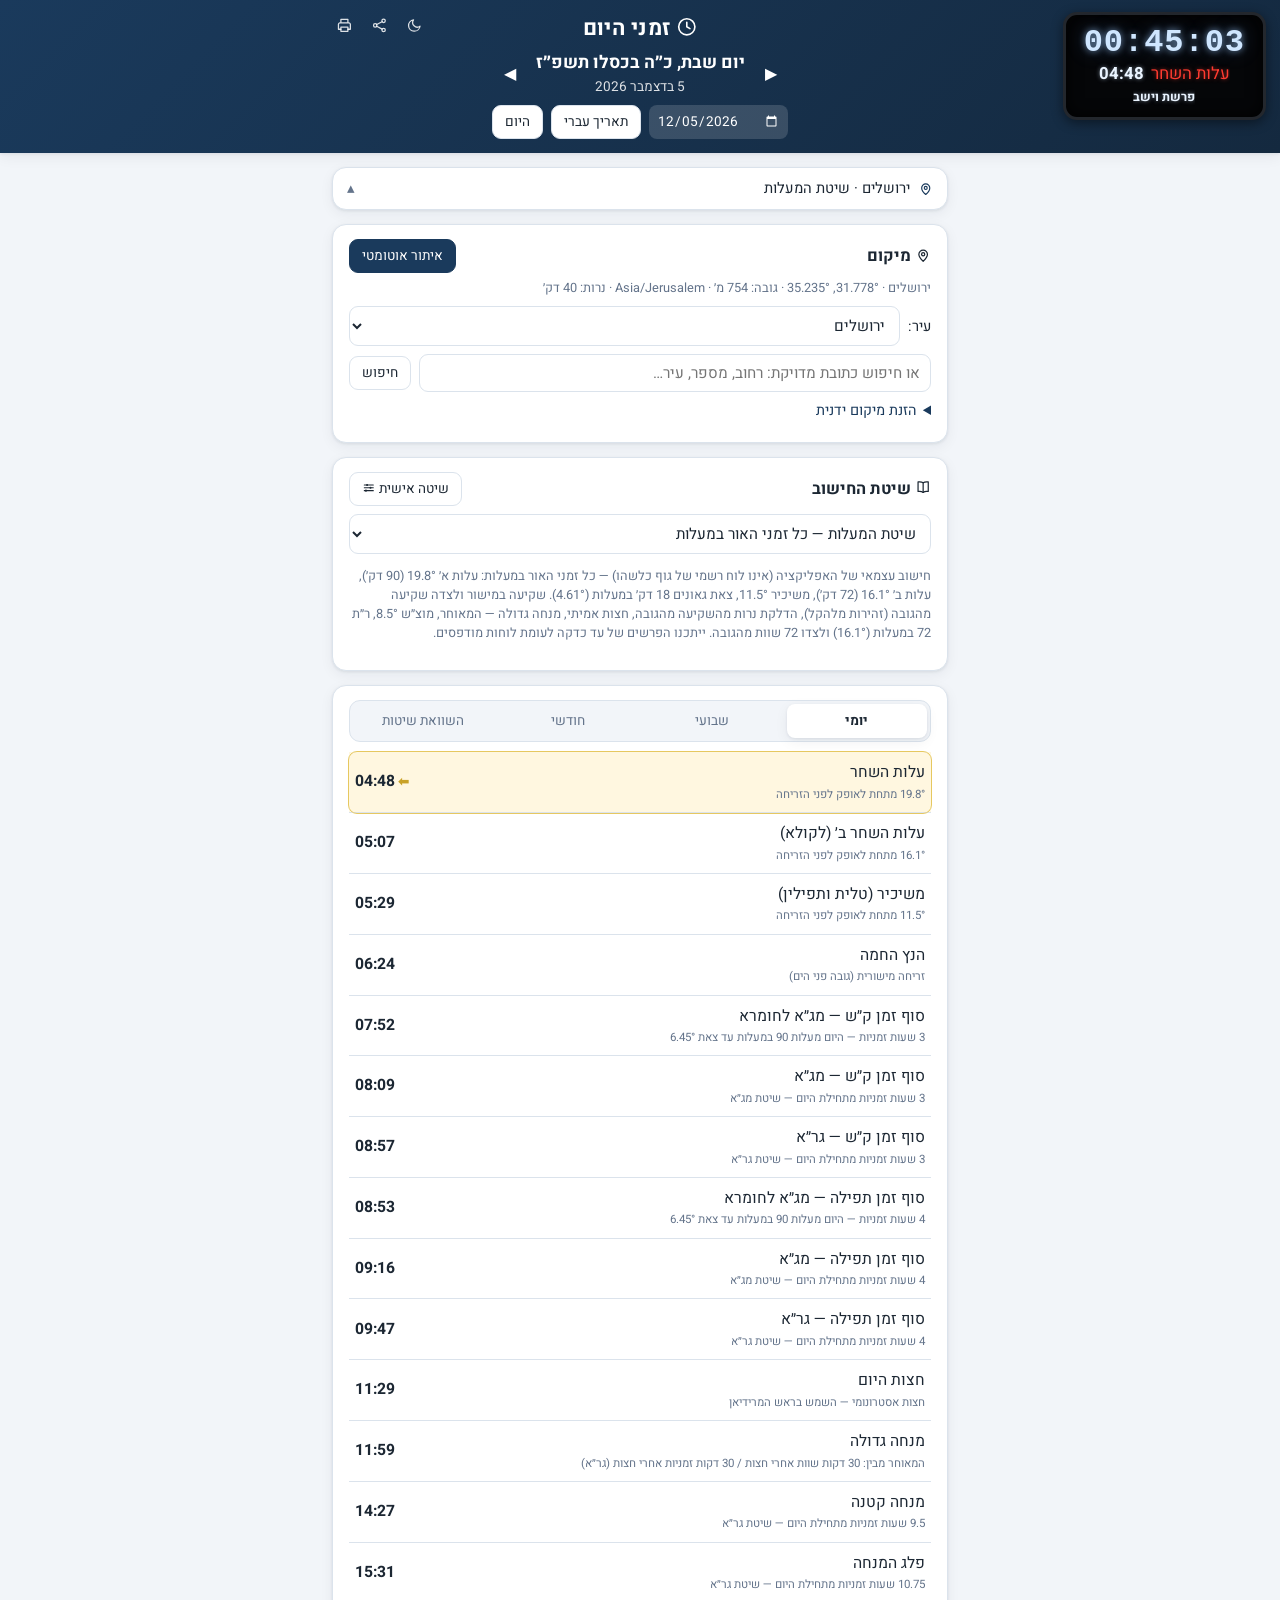
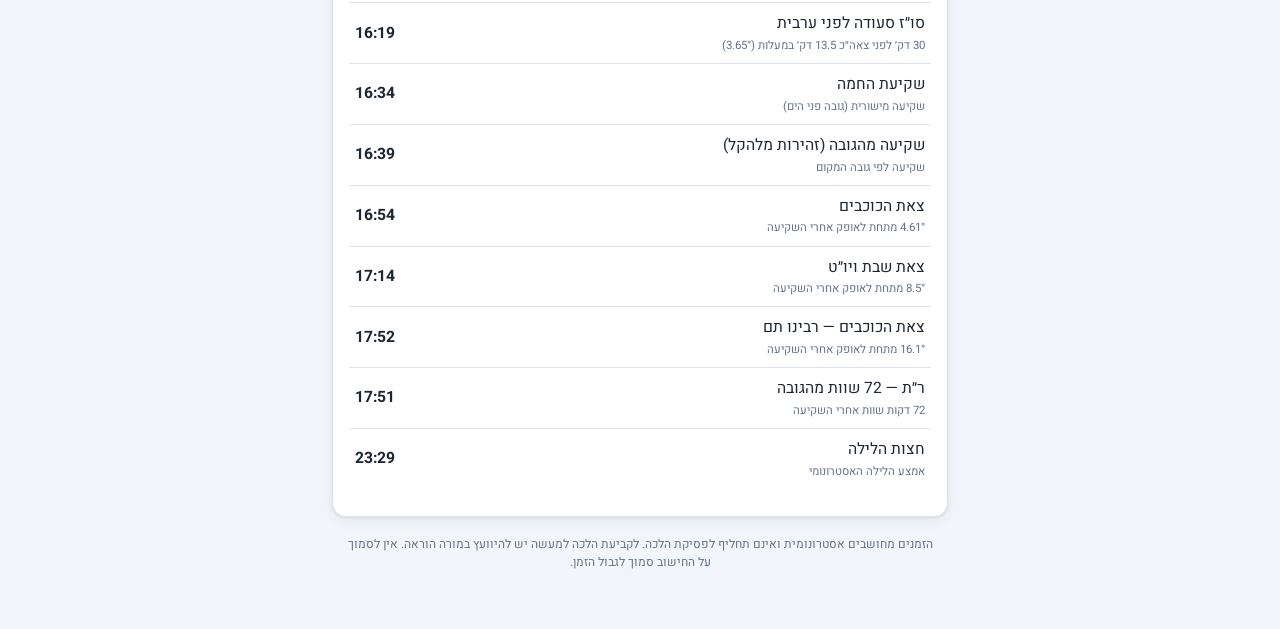
<file: index.html>
<!DOCTYPE html>
<html lang="he" dir="rtl">
<head>
  <meta charset="UTF-8">
  <meta name="viewport" content="width=device-width, initial-scale=1.0, viewport-fit=cover">
  <meta name="theme-color" content="#1a3a5c">
  <title>זמני היום בהלכה</title>
  <link rel="manifest" href="manifest.webmanifest">
  <link rel="icon" href="icon.svg" type="image/svg+xml">
  <link rel="icon" href="icons/icon-192.png" type="image/png" sizes="192x192">
  <link rel="apple-touch-icon" href="icons/apple-touch-icon.png">
  <link rel="stylesheet" href="css/style.css?v=29">
</head>
<body>
  <!-- ספריית אייקוני SVG (מוסתרת) — שימוש דרך <use href="#i-..."> -->
  <svg xmlns="http://www.w3.org/2000/svg" style="display:none" aria-hidden="true">
    <symbol id="i-clock" viewBox="0 0 24 24"><circle cx="12" cy="12" r="9"/><path d="M12 7v5l3.5 2"/></symbol>
    <symbol id="i-pin" viewBox="0 0 24 24"><path d="M12 21s-6.3-5.4-6.3-10.2A6.3 6.3 0 1 1 18.3 10.8C18.3 15.6 12 21 12 21z"/><circle cx="12" cy="10.7" r="2.3"/></symbol>
    <symbol id="i-book" viewBox="0 0 24 24"><path d="M12 5.6C10 4.1 7.5 3.9 4.5 4.3V18.4c3-.4 5.5-.2 7.5 1.3 2-1.5 4.5-1.7 7.5-1.3V4.3C16.5 3.9 14 4.1 12 5.6z"/><path d="M12 5.6v14.1"/></symbol>
    <symbol id="i-sliders" viewBox="0 0 24 24"><path d="M4 7h16M4 12h16M4 17h16"/><circle cx="9" cy="7" r="1.8" fill="currentColor" stroke="none"/><circle cx="15" cy="12" r="1.8" fill="currentColor" stroke="none"/><circle cx="7" cy="17" r="1.8" fill="currentColor" stroke="none"/></symbol>
    <symbol id="i-sunrise" viewBox="0 0 24 24"><path d="M12 8V3M9.6 5.4 12 3l2.4 2.4M4.5 12.5 3.2 11.2M19.5 12.5l1.3-1.3M3 18h18M7.5 18a4.5 4.5 0 0 1 9 0"/></symbol>
    <symbol id="i-sunset" viewBox="0 0 24 24"><path d="M12 3v5M9.6 5.6 12 8l2.4-2.4M4.5 12.5 3.2 11.2M19.5 12.5l1.3-1.3M3 18h18M7.5 18a4.5 4.5 0 0 1 9 0"/></symbol>
    <symbol id="i-candle" viewBox="0 0 24 24"><path d="M12 2.8c1.2 1.5 2 2.6 2 3.8a2 2 0 0 1-4 0c0-1.2.8-2.3 2-3.8z"/><path d="M9.7 11h4.6v10H9.7z"/></symbol>
    <symbol id="i-star" viewBox="0 0 24 24"><path d="M12 3.5l1.8 4.9 4.9 1.8-4.9 1.8L12 16.9l-1.8-4.9-4.9-1.8 4.9-1.8zM18.7 15.5l.8 2.2 2.2.8-2.2.8-.8 2.2-.8-2.2-2.2-.8 2.2-.8z"/></symbol>
    <symbol id="i-share" viewBox="0 0 24 24"><circle cx="18" cy="5.5" r="2.4"/><circle cx="6" cy="12" r="2.4"/><circle cx="18" cy="18.5" r="2.4"/><path d="M8.2 10.8l7.6-4.1M8.2 13.2l7.6 4.1"/></symbol>
    <symbol id="i-print" viewBox="0 0 24 24"><path d="M7 8V3.5h10V8M17 17.5h3.5v-7a2 2 0 0 0-2-2h-13a2 2 0 0 0-2 2v7H7"/><path d="M7 14.5h10v6H7z"/></symbol>
    <symbol id="i-theme" viewBox="0 0 24 24"><path d="M20 13.2A8.2 8.2 0 1 1 10.8 4 6.6 6.6 0 0 0 20 13.2z"/></symbol>
    <symbol id="i-calendar" viewBox="0 0 24 24"><rect x="3.5" y="5" width="17" height="15.5" rx="2"/><path d="M3.5 9.5h17M8 3v4M16 3v4"/></symbol>
  </svg>

  <header class="app-header">
    <div class="header-inner">
      <a id="back-link" class="back-link" href="/" hidden>
        <svg class="bl-ico" viewBox="0 0 24 24" fill="none" stroke="currentColor" stroke-width="2" stroke-linecap="round" stroke-linejoin="round" aria-hidden="true"><path d="M3 11.5 12 4l9 7.5"/><path d="M5.5 10.5V20h4.7v-5.5h3.6V20h4.7v-9.5"/></svg>
        <span class="bl-long">חזרה ל</span>היום יום
      </a>
      <div class="header-actions">
        <button id="btn-theme" class="icon-btn header-icon" title="מצב תצוגה: אוטומטי" aria-label="החלפת מצב תצוגה"><svg class="ico"><use href="#i-theme"/></svg></button>
        <button id="btn-share" class="icon-btn header-icon" title="שיתוף זמני היום" aria-label="שיתוף זמני היום"><svg class="ico"><use href="#i-share"/></svg></button>
        <button id="btn-print" class="icon-btn header-icon" title="הדפסה" aria-label="הדפסה"><svg class="ico"><use href="#i-print"/></svg></button>
      </div>
      <h1><svg class="ico"><use href="#i-clock"/></svg> זמני היום</h1>
      <div class="date-line">
        <button id="btn-prev-day" class="icon-btn" title="יום קודם" aria-label="יום קודם">▶</button>
        <div class="date-display">
          <div id="hebrew-date" class="hebrew-date">—</div>
          <div id="greg-date" class="greg-date">—</div>
        </div>
        <button id="btn-next-day" class="icon-btn" title="יום הבא" aria-label="יום הבא">◀</button>
      </div>
      <div class="date-tools">
        <input type="date" id="date-picker" aria-label="בחירת תאריך">
        <button id="btn-heb-date" class="small-btn" aria-expanded="false" aria-controls="hebdate-pop">תאריך עברי</button>
        <button id="btn-today" class="small-btn">היום</button>
      </div>
      <div id="hebdate-pop" class="hebdate-pop" hidden>
        <select id="heb-day" aria-label="יום עברי"></select>
        <select id="heb-month" aria-label="חודש עברי"></select>
        <select id="heb-year" aria-label="שנה עברית"></select>
        <button id="btn-heb-go" class="small-btn primary">מעבר</button>
      </div>
    </div>
    <a id="mini-dash" class="mini-dash" href="dashboard.html" title="לתצוגת הלוח המלאה">
      <span class="mini-clock" id="mini-clock">--:--:--</span>
      <span class="mini-next">
        <span class="mini-next-name" id="mini-next-name">—</span>
        <span class="mini-next-time" id="mini-next-time"></span>
      </span>
      <span class="mini-parasha" id="mini-parasha"></span>
    </a>
  </header>

  <main class="container">
    <!-- שורת סיכום הגדרות (כשהכרטיסים מכווצים) -->
    <button class="settings-summary" id="settings-summary" aria-expanded="false" aria-controls="settings-cards" hidden>
      <svg class="ico"><use href="#i-pin"/></svg>
      <span id="summary-text">—</span>
      <span class="chev" aria-hidden="true">▾</span>
    </button>

    <div id="settings-cards">
      <!-- מיקום -->
      <section class="card" id="location-card">
        <div class="card-title-row">
          <h2><svg class="ico"><use href="#i-pin"/></svg> מיקום</h2>
          <button id="btn-geolocate" class="small-btn primary">איתור אוטומטי</button>
        </div>
        <div id="location-status" class="muted small"></div>
        <div class="field-row">
          <label for="city-select">עיר:</label>
          <select id="city-select">
            <option value="">— בחירת עיר —</option>
          </select>
        </div>
        <div class="field-row">
          <input type="text" id="address-input" class="grow" placeholder="או חיפוש כתובת מדויקת: רחוב, מספר, עיר…" autocomplete="street-address">
          <button id="btn-address-search" class="small-btn">חיפוש</button>
        </div>
        <div id="address-results" class="address-results"></div>
        <details id="manual-location">
          <summary>הזנת מיקום ידנית</summary>
          <div class="field-grid">
            <label>קו רוחב <input type="number" id="input-lat" step="0.0001" min="-89.9" max="89.9"></label>
            <label>קו אורך <input type="number" id="input-lon" step="0.0001" min="-180" max="180"></label>
            <label>גובה (מ׳) <input type="number" id="input-elev" step="1" min="-430" max="9000"></label>
            <label>אזור זמן
              <select id="tz-select"></select>
            </label>
          </div>
          <button id="btn-apply-manual" class="small-btn">עדכון מיקום</button>
        </details>
      </section>

      <!-- שיטה -->
      <section class="card" id="method-card">
        <div class="card-title-row">
          <h2><svg class="ico"><use href="#i-book"/></svg> שיטת החישוב</h2>
          <button id="btn-edit-custom" class="small-btn">שיטה אישית <svg class="ico"><use href="#i-sliders"/></svg></button>
        </div>
        <div class="field-row">
          <select id="method-select" aria-label="בחירת שיטה"></select>
        </div>
        <p id="method-description" class="muted small"></p>
      </section>
    </div>

    <!-- זמנים -->
    <section class="card" id="zmanim-card">
      <h2 class="sr-only">זמני היום</h2>
      <div class="view-tabs" role="tablist" aria-label="תצוגה">
        <button class="tab active" data-view="daily" role="tab" aria-selected="true">יומי</button>
        <button class="tab" data-view="weekly" role="tab" aria-selected="false" tabindex="-1">שבועי</button>
        <button class="tab" data-view="monthly" role="tab" aria-selected="false" tabindex="-1">חודשי</button>
        <button class="tab" data-view="compare" role="tab" aria-selected="false" tabindex="-1">השוואת שיטות</button>
      </div>
      <div id="view-daily">
        <table class="zmanim-table" id="zmanim-table">
          <tbody></tbody>
        </table>
      </div>
      <div id="view-monthly" hidden>
        <div class="month-nav">
          <button id="btn-month-prev" class="small-btn" aria-label="חודש קודם">▶ הקודם</button>
          <p class="muted small" id="monthly-title"></p>
          <button id="btn-month-next" class="small-btn" aria-label="חודש הבא">הבא ◀</button>
        </div>
        <div class="table-scroll">
          <table class="month-table" id="monthly-table"></table>
        </div>
        <p class="muted small"><svg class="ico ico-accent"><use href="#i-candle"/></svg> הדלקת נרות בערבי שבתות וחגים · <svg class="ico ico-primary"><use href="#i-star"/></svg> יציאת השבת והחג · הזריחה והשקיעה לפי השיטה הנבחרת</p>
      </div>
      <div id="view-weekly" hidden>
        <div class="month-nav">
          <button id="btn-week-prev" class="small-btn" aria-label="שבוע קודם">▶ הקודם</button>
          <p class="muted small" id="weekly-title"></p>
          <button id="btn-week-next" class="small-btn" aria-label="שבוע הבא">הבא ◀</button>
        </div>
        <div class="table-scroll">
          <table class="matrix-table" id="weekly-table"></table>
        </div>
      </div>
      <div id="view-compare" hidden>
        <p class="muted small" id="compare-title"></p>
        <div class="table-scroll">
          <table class="matrix-table" id="compare-table"></table>
        </div>
        <p class="muted small compare-hint">לחיצה על תא מציגה את דרך החישוב.</p>
      </div>
      <p class="muted small" id="elevation-note"></p>
    </section>

    <p class="disclaimer">
      הזמנים מחושבים אסטרונומית ואינם תחליף לפסיקת הלכה.
      לקביעת הלכה למעשה יש להיוועץ במורה הוראה. אין לסמוך על החישוב סמוך לגבול הזמן.
    </p>
  </main>

  <!-- עורך שיטה אישית -->
  <div class="modal-backdrop" id="custom-modal" hidden>
    <div class="modal" role="dialog" aria-modal="true" aria-labelledby="custom-modal-title">
      <div class="modal-header">
        <h2 id="custom-modal-title">שיטה בהתאמה אישית</h2>
        <button id="btn-close-custom" class="icon-btn" aria-label="סגירה">✕</button>
      </div>
      <p class="muted small">בחרו כיצד לחשב כל זמן. השינויים נשמרים במכשיר.</p>
      <div id="custom-editor"></div>
      <div class="modal-footer">
        <button id="btn-save-custom" class="small-btn primary">שמירה ושימוש בשיטה</button>
        <button id="btn-reset-custom" class="small-btn">איפוס לברירת מחדל</button>
      </div>
    </div>
  </div>

  <!-- הודעת עדכון גרסה -->
  <div id="update-bar" class="update-bar" hidden>
    <span>גרסה חדשה של האפליקציה זמינה</span>
    <button id="btn-update-reload" class="small-btn primary">רענון</button>
  </div>

  <!-- הודעה קופצת קצרה -->
  <div id="toast" class="toast" role="status" hidden></div>

  <script src="js/solar.js?v=29"></script>
  <script src="js/engine.js?v=29"></script>
  <script src="js/methods.js?v=29"></script>
  <script src="js/cities.js?v=29"></script>
  <script src="js/hebrew.js?v=29"></script>
  <script src="js/parasha.js?v=29"></script>
  <script src="js/common.js?v=29"></script>
  <script src="js/app.js?v=29"></script>
</body>
</html>
</file>
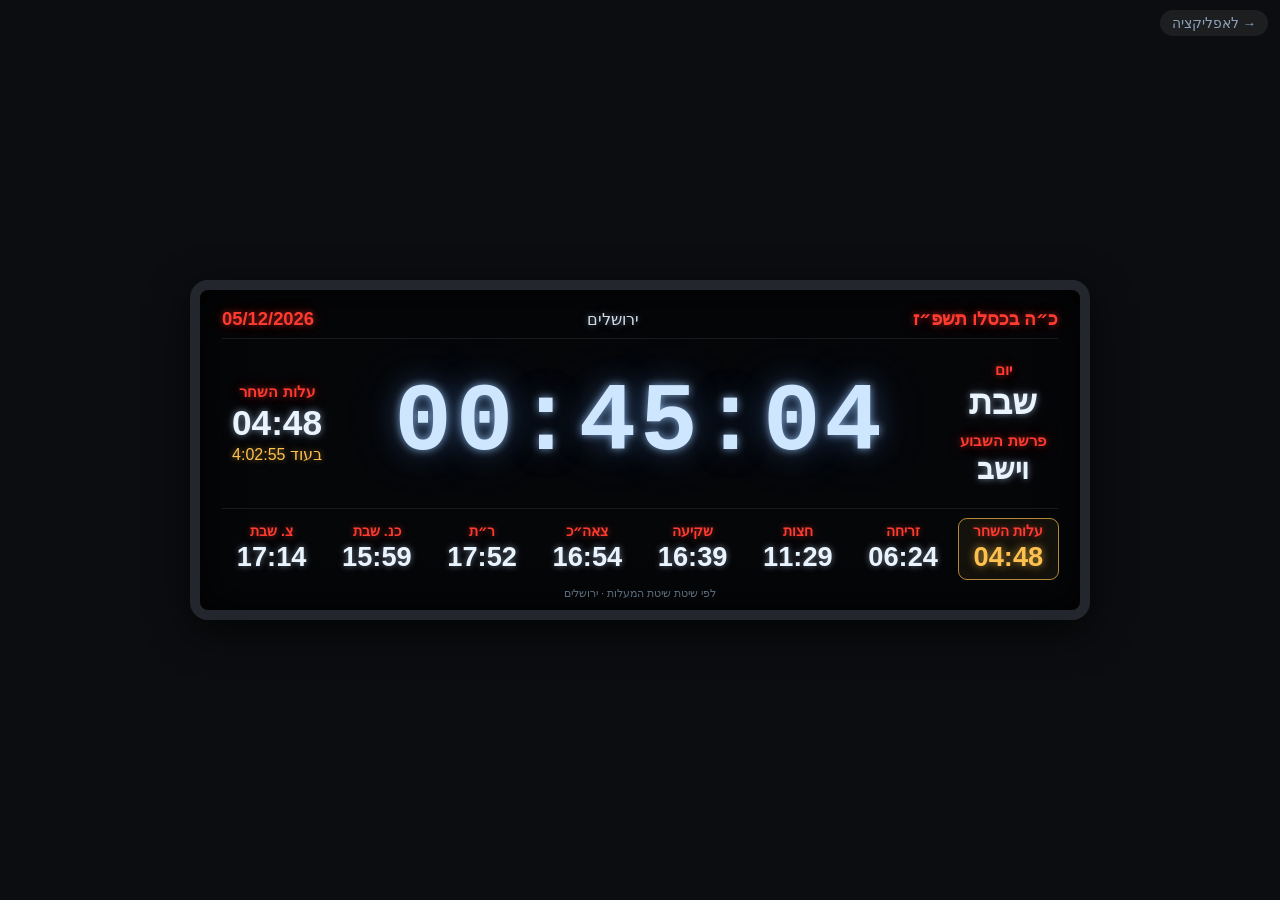
<file: dashboard.html>
<!DOCTYPE html>
<html lang="he" dir="rtl">
<head>
  <meta charset="UTF-8">
  <meta name="viewport" content="width=device-width, initial-scale=1.0, viewport-fit=cover">
  <meta name="theme-color" content="#000000">
  <title>לוח זמנים — תצוגת שעון</title>
  <link rel="manifest" href="manifest.webmanifest">
  <link rel="icon" href="icon.svg" type="image/svg+xml">
  <link rel="icon" href="icons/icon-192.png" type="image/png" sizes="192x192">
  <link rel="apple-touch-icon" href="icons/apple-touch-icon.png">
  <link rel="stylesheet" href="css/dashboard.css?v=29">
</head>
<body class="led-body">
  <a class="led-back" href="index.html">→ לאפליקציה</a>

  <div class="led-panel" id="led-panel" title="לחיצה כפולה: מסך מלא">
    <!-- שורה עליונה: תאריכים ומיקום -->
    <div class="led-row led-top">
      <div class="led-red" id="dash-hebrew-date">—</div>
      <div class="led-white led-location" id="dash-location">—</div>
      <div class="led-red led-ltr" id="dash-greg-date">—</div>
    </div>

    <!-- מרכז: יום | שעון | הזמן הבא -->
    <div class="led-row led-middle">
      <div class="led-side">
        <div class="led-red led-label">יום</div>
        <div class="led-white led-dayname" id="dash-weekday">—</div>
        <div class="led-red led-label led-parasha-label">פרשת השבוע</div>
        <div class="led-white led-parasha" id="dash-parasha">—</div>
      </div>
      <div class="led-clock" id="dash-clock">--:--:--</div>
      <div class="led-side">
        <div class="led-red led-label" id="dash-next-name">הזמן הבא</div>
        <div class="led-white led-next-time" id="dash-next-time">—</div>
        <div class="led-amber led-countdown" id="dash-next-count"></div>
      </div>
    </div>

    <!-- שורה תחתונה: זמני היום -->
    <div class="led-row led-bottom" id="dash-zmanim"></div>

    <div class="led-footer">
      <span id="dash-method" class="led-dim">—</span>
    </div>
  </div>

  <script src="js/solar.js?v=29"></script>
  <script src="js/engine.js?v=29"></script>
  <script src="js/methods.js?v=29"></script>
  <script src="js/cities.js?v=29"></script>
  <script src="js/hebrew.js?v=29"></script>
  <script src="js/parasha.js?v=29"></script>
  <script src="js/common.js?v=29"></script>
  <script src="js/dashboard.js?v=29"></script>
</body>
</html>
</file>
<file: css/style.css>
/* style.css — עיצוב אפליקציית זמני היום. Mobile-first, RTL, תמיכה במצב כהה. */

/* פונט Heebo מוטמע (וריאבילי, 100–900) — עברית אחידה בכל המכשירים, גם אופליין */
@font-face {
  font-family: 'Heebo';
  font-style: normal;
  font-weight: 100 900;
  font-display: swap;
  src: url('../fonts/heebo-hebrew.woff2') format('woff2');
  unicode-range: U+0307-0308, U+0590-05FF, U+200C-2010, U+20AA, U+25CC, U+FB1D-FB4F;
}
@font-face {
  font-family: 'Heebo';
  font-style: normal;
  font-weight: 100 900;
  font-display: swap;
  src: url('../fonts/heebo-latin.woff2') format('woff2');
  unicode-range: U+0000-00FF, U+0131, U+0152-0153, U+02BB-02BC, U+02C6, U+02DA, U+02DC, U+0304, U+0308, U+0329, U+2000-206F, U+20AC, U+2122, U+2191, U+2193, U+2212, U+2215, U+FEFF, U+FFFD;
}

:root {
  --bg: #f2f5f9;
  --card-bg: #ffffff;
  --text: #1c2733;
  --muted: #64748b;
  --primary: #1a3a5c;
  --primary-light: #2d5f94;
  --accent: #c9a227;
  --border: #dbe3ec;
  --highlight: #fff7e0;
  --highlight-border: #e6c860;
  --shadow: 0 1px 3px rgba(16, 30, 54, 0.08), 0 4px 14px rgba(16, 30, 54, 0.06);
  --radius: 14px;
}

/* פלטה כהה — חלה אוטומטית לפי המערכת (אלא אם נבחר "בהיר" ידנית),
   או בכפייה כשנבחר "כהה" במתג שבכותרת (data-theme על שורש המסמך) */
@media (prefers-color-scheme: dark) {
  :root:not([data-theme="light"]) {
    --bg: #0f1722;
    --card-bg: #1a2634;
    --text: #e6edf5;
    --muted: #8ba0b8;
    --primary: #7fb2e5;
    --primary-light: #a8ccef;
    --accent: #e3c157;
    --border: #2c3d52;
    --highlight: #2a3040;
    --highlight-border: #907c2e;
    --shadow: 0 1px 3px rgba(0, 0, 0, 0.4);
  }
}
:root[data-theme="dark"] {
  --bg: #0f1722;
  --card-bg: #1a2634;
  --text: #e6edf5;
  --muted: #8ba0b8;
  --primary: #7fb2e5;
  --primary-light: #a8ccef;
  --accent: #e3c157;
  --border: #2c3d52;
  --highlight: #2a3040;
  --highlight-border: #907c2e;
  --shadow: 0 1px 3px rgba(0, 0, 0, 0.4);
}

* { box-sizing: border-box; }

html { -webkit-text-size-adjust: 100%; }

body {
  margin: 0;
  font-family: "Heebo", "Segoe UI", "Arial Hebrew", Arial, sans-serif;
  background: var(--bg);
  color: var(--text);
  line-height: 1.5;
}

.sr-only {
  position: absolute;
  width: 1px; height: 1px;
  overflow: hidden;
  clip: rect(0 0 0 0);
}

/* ===== Header ===== */
.app-header {
  background: linear-gradient(135deg, var(--primary) 0%, #14293f 100%);
  color: #fff;
  padding: env(safe-area-inset-top) 0 14px;
  box-shadow: var(--shadow);
}

@media (prefers-color-scheme: dark) {
  :root:not([data-theme="light"]) .app-header { background: linear-gradient(135deg, #16283c 0%, #0d1826 100%); }
}
:root[data-theme="dark"] .app-header { background: linear-gradient(135deg, #16283c 0%, #0d1826 100%); }

.header-inner {
  max-width: 640px;
  margin: 0 auto;
  padding: 12px 16px 0;
  text-align: center;
  position: relative;
}

/* קישור חזרה לאתר המארח (מוצג רק תחת hayomyom.net) — בצד שמאל,
   כדי לפנות את צד ימין ללוח המוקטן */
.back-link {
  position: absolute;
  inset-inline-end: 12px;
  top: 8px;
  display: inline-flex;
  align-items: center;
  gap: 7px;
  color: #2b1f08;
  text-decoration: none;
  font-size: 0.88rem;
  font-weight: 700;
  background: linear-gradient(180deg, #dcae52, #b98a2f);
  padding: 7px 15px;
  border-radius: 999px;
  white-space: nowrap;
  box-shadow: 0 3px 10px rgba(0, 0, 0, 0.3), inset 0 1px 0 rgba(255, 255, 255, 0.35);
  transition: filter 0.15s, transform 0.12s;
}
.back-link:hover { filter: brightness(1.08); transform: translateY(-1px); }
.back-link .bl-ico { width: 16px; height: 16px; flex-shrink: 0; }
.back-link[hidden] { display: none; }
@media (max-width: 480px) {
  .back-link .bl-long { display: none; }
  .back-link { font-size: 0.84rem; padding: 6px 12px; }
}

/* ===== הלוח המוקטן בכותרת (קישור לתצוגת הלוח המלאה) ===== */
.mini-dash {
  display: flex;
  flex-direction: row;
  align-items: center;
  gap: 12px;
  width: max-content;
  margin: 10px auto 0;
  background: #050608;
  border: 3px solid #23272d;
  border-radius: 14px;
  padding: 10px 18px;
  text-decoration: none;
  box-shadow: inset 0 0 16px rgba(0, 0, 0, 0.9), 0 3px 12px rgba(0, 0, 0, 0.45);
}
.mini-dash:hover { border-color: #3a414a; }

.mini-clock {
  direction: ltr;
  font-family: Consolas, "Courier New", monospace;
  font-weight: 700;
  font-size: 2rem;
  line-height: 1.1;
  letter-spacing: 0.03em;
  font-variant-numeric: tabular-nums;
  color: #cfe6ff;
  text-shadow: 0 0 7px rgba(160, 205, 255, 0.7), 0 0 20px rgba(110, 170, 255, 0.3);
}

.mini-next {
  display: flex;
  align-items: baseline;
  gap: 7px;
  max-width: 230px;
  font-size: 1.05rem;
  line-height: 1.3;
}
.mini-next-name {
  color: #ff3b30;
  text-shadow: 0 0 4px rgba(255, 59, 48, 0.55);
  white-space: nowrap;
  overflow: hidden;
  text-overflow: ellipsis;
}
.mini-next-time {
  color: #eaf4ff;
  direction: ltr;
  font-weight: 700;
  font-variant-numeric: tabular-nums;
  text-shadow: 0 0 4px rgba(207, 230, 255, 0.5);
}

.mini-parasha {
  font-size: 0.78rem;
  font-weight: 700;
  color: #eaf4ff;
  text-shadow: 0 0 4px rgba(207, 230, 255, 0.5);
  white-space: nowrap;
  max-width: 200px;
  overflow: hidden;
  text-overflow: ellipsis;
}

/* במסכים רחבים הלוח נצמד לקצה הימני של הכותרת (מחוץ לעמודת התוכן),
   כדי שלא יסתיר את כפתורי הדפדוף שליד התאריך */
@media (min-width: 760px) {
  .app-header { position: relative; }
  .mini-dash {
    position: absolute;
    inset-inline-start: 14px;
    top: 12px;
    flex-direction: column;
    gap: 3px;
    margin: 0;
  }
}

.app-header h1 {
  margin: 0 0 6px;
  font-size: 1.35rem;
  letter-spacing: 0.02em;
}

.date-line {
  display: flex;
  align-items: center;
  justify-content: center;
  gap: 10px;
}

.hebrew-date { font-size: 1.1rem; font-weight: 700; }
.greg-date { font-size: 0.85rem; opacity: 0.85; }

.date-tools {
  margin-top: 8px;
  display: flex;
  justify-content: center;
  gap: 8px;
}

.date-tools input[type="date"] {
  border: none;
  border-radius: 8px;
  padding: 4px 8px;
  font-family: inherit;
  font-size: 0.85rem;
  background: rgba(255, 255, 255, 0.15);
  color: #fff;
  color-scheme: dark;
}

/* ===== Layout ===== */
.container {
  max-width: 640px;
  margin: 0 auto;
  padding: 14px 12px 40px;
}

.card {
  background: var(--card-bg);
  border: 1px solid var(--border);
  border-radius: var(--radius);
  box-shadow: var(--shadow);
  padding: 14px 16px;
  margin-bottom: 14px;
}

.card h2 { margin: 0 0 8px; font-size: 1.02rem; }

.card-title-row {
  display: flex;
  align-items: center;
  justify-content: space-between;
  gap: 8px;
  margin-bottom: 6px;
}
.card-title-row h2 { margin: 0; }

.field-row {
  display: flex;
  align-items: center;
  gap: 8px;
  margin: 8px 0;
}
.field-row label { font-size: 0.9rem; }
.field-row select { flex: 1; }

select, input[type="number"], input[type="text"] {
  font-family: inherit;
  font-size: 0.95rem;
  padding: 7px 10px;
  border: 1px solid var(--border);
  border-radius: 9px;
  background: var(--card-bg);
  color: var(--text);
  max-width: 100%;
}

details summary {
  cursor: pointer;
  font-size: 0.9rem;
  color: var(--primary);
  margin: 6px 0;
}

.field-grid {
  display: grid;
  grid-template-columns: 1fr 1fr;
  gap: 8px;
  margin: 8px 0;
}
.field-grid label {
  display: flex;
  flex-direction: column;
  font-size: 0.8rem;
  color: var(--muted);
  gap: 3px;
}

/* ===== Buttons ===== */
.small-btn {
  font-family: inherit;
  font-size: 0.85rem;
  padding: 6px 12px;
  border-radius: 9px;
  border: 1px solid var(--border);
  background: var(--card-bg);
  color: var(--text);
  cursor: pointer;
  white-space: nowrap;
}
.small-btn.primary {
  background: var(--primary);
  border-color: var(--primary);
  color: #fff;
}
@media (prefers-color-scheme: dark) {
  :root:not([data-theme="light"]) .small-btn.primary { background: #2d5f94; border-color: #2d5f94; }
}
:root[data-theme="dark"] .small-btn.primary { background: #2d5f94; border-color: #2d5f94; }
.small-btn:active { transform: scale(0.97); }

.icon-btn {
  font-family: inherit;
  background: none;
  border: none;
  color: inherit;
  font-size: 1rem;
  cursor: pointer;
  padding: 6px 10px;
  border-radius: 8px;
}
.icon-btn:hover { background: rgba(128, 128, 128, 0.15); }

/* ===== Zmanim table ===== */
.zmanim-table {
  width: 100%;
  border-collapse: collapse;
}

.zmanim-table td {
  padding: 9px 6px;
  border-bottom: 1px solid var(--border);
  font-size: 0.98rem;
}
.zmanim-table tr:last-child td { border-bottom: none; }

.zman-name { text-align: right; }
.zman-desc {
  display: block;
  font-size: 0.72rem;
  color: var(--muted);
  margin-top: 1px;
}

.zman-time {
  text-align: left;
  font-weight: 700;
  font-variant-numeric: tabular-nums;
  direction: ltr;
  white-space: nowrap;
}

tr.zman-next {
  background: var(--highlight);
  outline: 1px solid var(--highlight-border);
  border-radius: 8px;
}
tr.zman-next .zman-time::after {
  content: " ⬅";
  color: var(--accent);
  font-size: 0.8rem;
}

tr.zman-passed .zman-time { opacity: 0.55; font-weight: 500; }

.muted { color: var(--muted); }
.small { font-size: 0.8rem; }
.grow { flex: 1; min-width: 0; }

/* ===== לשוניות תצוגה ===== */
.view-tabs {
  display: flex;
  gap: 4px;
  background: var(--bg);
  border: 1px solid var(--border);
  border-radius: 11px;
  padding: 3px;
  margin-bottom: 10px;
}
.view-tabs .tab {
  flex: 1;
  font-family: inherit;
  font-size: 0.85rem;
  padding: 7px 4px;
  border: none;
  border-radius: 8px;
  background: none;
  color: var(--muted);
  cursor: pointer;
  white-space: nowrap;
}
.view-tabs .tab.active {
  background: var(--card-bg);
  color: var(--text);
  font-weight: 700;
  box-shadow: var(--shadow);
}

/* ===== טבלאות רחבות (שבועי / השוואה) ===== */
.table-scroll {
  overflow-x: auto;
  -webkit-overflow-scrolling: touch;
  margin: 0 -6px;
}

/* בתצוגות הטבלאות הרחבות הכרטיס נפרץ מעמודת התוכן לכל רוחב המסך,
   כדי לצמצם את הצורך בגלילה אופקית */
#zmanim-card.wide {
  width: calc(100vw - 28px);
  margin-inline-start: calc((100% - (100vw - 28px)) / 2);
}
#zmanim-card.wide .matrix-table { width: 100%; }

.matrix-table {
  border-collapse: collapse;
  min-width: 100%;
  font-size: 0.82rem;
}
.matrix-table th, .matrix-table td {
  padding: 6px 8px;
  border-bottom: 1px solid var(--border);
  white-space: nowrap;
  text-align: center;
}
.matrix-table thead th {
  font-size: 0.75rem;
  color: var(--muted);
  border-bottom: 2px solid var(--border);
  vertical-align: bottom;
}
.matrix-table .row-head {
  text-align: right;
  font-weight: 600;
  position: sticky;
  inset-inline-start: 0;
  background: var(--card-bg);
  z-index: 1;
  box-shadow: -6px 0 6px -6px rgba(0,0,0,0.25);
}
.matrix-table td.time-cell {
  font-variant-numeric: tabular-nums;
  direction: ltr;
}
.matrix-table .col-today {
  background: var(--highlight);
}
.matrix-table thead th .day-heb { display: block; font-weight: 700; color: var(--text); font-size: 0.8rem; }
.matrix-table thead th .day-greg { display: block; font-size: 0.68rem; }
.matrix-table thead th .day-parasha {
  display: block;
  font-size: 0.7rem;
  font-weight: 700;
  color: var(--primary);
}

/* ===== לוח חודשי ===== */
.month-nav {
  display: flex;
  align-items: center;
  justify-content: space-between;
  gap: 8px;
  margin-bottom: 6px;
}
.month-nav p { margin: 0; text-align: center; flex: 1; }

.m-motzash {
  display: flex;
  align-items: center;
  gap: 3px;
  line-height: 1.35;
  white-space: nowrap;
  color: var(--primary-light);
  font-weight: 700;
}

.m-parasha {
  font-size: 0.66rem;
  font-weight: 700;
  color: var(--primary);
  white-space: nowrap;
  overflow: hidden;
  text-overflow: ellipsis;
  margin-bottom: 1px;
}

.month-table {
  border-collapse: collapse;
  width: 100%;
  min-width: 588px;
  table-layout: fixed;
}
.month-table thead th {
  font-size: 0.78rem;
  color: var(--muted);
  padding: 4px 2px;
  border-bottom: 2px solid var(--border);
}
.month-table thead th:last-child { color: var(--accent); font-weight: 700; }

.mcell {
  border: 1px solid var(--border);
  vertical-align: top;
  padding: 4px 5px;
  height: 74px;
  font-size: 0.72rem;
}
.mcell-empty { background: var(--bg); }
.mcell-shabbat { background: color-mix(in srgb, var(--highlight) 45%, transparent); }
.mcell-today {
  outline: 2px solid var(--highlight-border);
  outline-offset: -2px;
  background: var(--highlight);
}

.mcell-dates {
  display: flex;
  justify-content: space-between;
  align-items: baseline;
  margin-bottom: 3px;
}
.m-heb { font-weight: 700; font-size: 0.88rem; }
.m-greg { color: var(--muted); font-size: 0.66rem; direction: ltr; }

.m-zman, .m-candles {
  display: flex;
  align-items: center;
  gap: 3px;
  line-height: 1.35;
  white-space: nowrap;
}
.m-ico { font-size: 0.62rem; }
.m-time {
  direction: ltr;
  font-variant-numeric: tabular-nums;
}
.m-candles { color: var(--accent); font-weight: 700; }
.m-chag {
  font-size: 0.6rem;
  color: var(--accent);
  white-space: nowrap;
  overflow: hidden;
  text-overflow: ellipsis;
}

/* ===== תוצאות חיפוש כתובת ===== */
.address-results { margin-top: 4px; }
.address-results .addr-item {
  display: block;
  width: 100%;
  text-align: right;
  font-family: inherit;
  font-size: 0.85rem;
  padding: 8px 10px;
  margin: 4px 0;
  border: 1px solid var(--border);
  border-radius: 9px;
  background: var(--bg);
  color: var(--text);
  cursor: pointer;
}
.address-results .addr-item:hover { border-color: var(--primary); }
.address-results .addr-note {
  font-size: 0.78rem;
  color: var(--muted);
  margin: 4px 0;
}

.disclaimer {
  font-size: 0.75rem;
  color: var(--muted);
  text-align: center;
  margin: 18px 10px;
}

/* ===== Modal ===== */
.modal-backdrop[hidden] { display: none; }

.modal-backdrop {
  position: fixed;
  inset: 0;
  background: rgba(10, 20, 35, 0.55);
  display: flex;
  align-items: center;
  justify-content: center;
  z-index: 50;
  padding: 12px;
}

.modal {
  background: var(--card-bg);
  border-radius: var(--radius);
  max-width: 560px;
  width: 100%;
  max-height: 88vh;
  overflow-y: auto;
  padding: 16px 18px;
  box-shadow: 0 10px 40px rgba(0, 0, 0, 0.35);
}

.modal-header {
  display: flex;
  justify-content: space-between;
  align-items: center;
}
.modal-header h2 { margin: 0; font-size: 1.1rem; }

.modal-footer {
  display: flex;
  gap: 10px;
  margin-top: 14px;
  justify-content: flex-start;
}

.custom-row {
  display: flex;
  flex-direction: column;
  gap: 4px;
  padding: 8px 0;
  border-bottom: 1px solid var(--border);
}
.custom-row label { font-size: 0.88rem; font-weight: 600; }
.custom-row select { width: 100%; }

@media (min-width: 480px) {
  .custom-row {
    flex-direction: row;
    align-items: center;
    justify-content: space-between;
  }
  .custom-row label { flex: 0 0 40%; }
  .custom-row select { flex: 1; width: auto; }
}

/* ===== אייקוני SVG ===== */
.ico {
  width: 1em;
  height: 1em;
  vertical-align: -0.12em;
  fill: none;
  stroke: currentColor;
  stroke-width: 1.8;
  stroke-linecap: round;
  stroke-linejoin: round;
  flex-shrink: 0;
}
.ico-accent { color: var(--accent); }
.ico-primary { color: var(--primary); }

svg.m-ico {
  width: 0.72rem;
  height: 0.72rem;
  fill: none;
  stroke: currentColor;
  stroke-width: 2;
  stroke-linecap: round;
  stroke-linejoin: round;
  flex-shrink: 0;
}
.m-zman svg.m-ico { color: var(--muted); }

/* ===== כפתורי הפעולה בכותרת (מצב תצוגה, שיתוף, הדפסה) ===== */
.header-actions {
  position: absolute;
  inset-inline-end: 8px;
  top: 8px;
  display: flex;
  gap: 2px;
}
.header-icon {
  color: rgba(255, 255, 255, 0.85);
  font-size: 1.05rem;
  padding: 6px 8px;
}
.header-icon:hover { color: #fff; }
/* כשמוצג קישור החזרה — הכפתורים זזים הצידה כדי לא לחפוף אותו */
.back-link:not([hidden]) ~ .header-actions { inset-inline-end: 168px; }
@media (max-width: 480px) {
  .back-link:not([hidden]) ~ .header-actions { inset-inline-end: 110px; }
}

/* ===== שורת סיכום ההגדרות (מיקום + שיטה, מכווץ) ===== */
.settings-summary {
  display: flex;
  align-items: center;
  gap: 8px;
  width: 100%;
  font-family: inherit;
  font-size: 0.92rem;
  color: var(--text);
  background: var(--card-bg);
  border: 1px solid var(--border);
  border-radius: var(--radius);
  box-shadow: var(--shadow);
  padding: 10px 14px;
  margin-bottom: 14px;
  cursor: pointer;
  text-align: right;
}
.settings-summary .ico { color: var(--primary); font-size: 1.05em; }
.settings-summary #summary-text {
  flex: 1;
  overflow: hidden;
  white-space: nowrap;
  text-overflow: ellipsis;
}
.settings-summary .chev { color: var(--muted); }
.settings-summary[hidden] { display: none; }

/* ===== קופץ בחירת תאריך עברי ===== */
.hebdate-pop {
  display: flex;
  justify-content: center;
  align-items: center;
  gap: 6px;
  flex-wrap: wrap;
  margin-top: 8px;
}
.hebdate-pop[hidden] { display: none; }
.hebdate-pop select {
  font-size: 0.85rem;
  padding: 4px 6px;
  border: none;
  border-radius: 8px;
  background: rgba(255, 255, 255, 0.15);
  color: #fff;
}
.hebdate-pop select option { color: #1c2733; }

/* ===== פס עדכון גרסה ===== */
.update-bar {
  position: fixed;
  bottom: 12px;
  left: 50%;
  transform: translateX(-50%);
  display: flex;
  align-items: center;
  gap: 12px;
  background: var(--primary);
  color: #fff;
  font-size: 0.88rem;
  padding: 10px 16px;
  border-radius: 999px;
  box-shadow: 0 4px 18px rgba(0, 0, 0, 0.35);
  z-index: 60;
  white-space: nowrap;
}
.update-bar[hidden] { display: none; }
.update-bar .small-btn.primary {
  background: #fff;
  color: var(--primary);
  border-color: #fff;
}

/* ===== הודעה קופצת (Toast) ===== */
.toast {
  position: fixed;
  bottom: 16px;
  left: 50%;
  transform: translateX(-50%);
  max-width: min(92vw, 480px);
  background: var(--text);
  color: var(--bg);
  font-size: 0.85rem;
  padding: 10px 16px;
  border-radius: 11px;
  box-shadow: 0 4px 18px rgba(0, 0, 0, 0.35);
  z-index: 70;
  text-align: center;
}
.toast[hidden] { display: none; }

.compare-hint { text-align: center; }
@media (hover: hover) and (pointer: fine) {
  .compare-hint { display: none; } /* בעכבר יש tooltip — ההנחיה מיותרת */
}

/* ===== הדפסה — לוח נקי בשחור-לבן, מותאם לרוחב דף A4 ===== */
@media print {
  /* לא כופים גודל נייר (A4 כפוי הפיל מדפסות מסוימות) — רק שוליים;
     הטבלאות ממילא נצמדות לרוחב הדף בפועל דרך width:100% + table-layout:fixed */
  @page { margin: 10mm; }

  html, body { width: 100%; margin: 0; padding: 0; }
  body { background: #fff; color: #000; }
  .app-header {
    background: none;
    color: #000;
    box-shadow: none;
    padding: 0;
  }
  .mini-dash, .date-tools, .hebdate-pop, .header-actions, .back-link,
  .date-line .icon-btn, .view-tabs, .settings-summary, #settings-cards,
  .month-nav .small-btn, .update-bar, .toast, .compare-hint { display: none !important; }

  /* עמודת התוכן נפרשת לכל רוחב הדף */
  .container, .header-inner {
    max-width: none;
    width: 100%;
    padding: 0;
  }
  .card {
    box-shadow: none;
    border: none;
    padding: 0;
    margin: 0;
  }
  #zmanim-card.wide {
    width: 100%;
    margin-inline-start: 0;
  }

  /* הטבלאות הרחבות מתכווצות לרוחב הדף במקום להיחתך */
  .table-scroll { overflow: visible; margin: 0; }
  .matrix-table, .month-table {
    width: 100% !important;
    min-width: 0 !important;
    max-width: 100%;
    table-layout: fixed;
    font-size: 8pt;
  }
  .matrix-table th, .matrix-table td {
    padding: 3pt 2pt;
    white-space: nowrap;
    overflow: hidden;
  }
  /* עמודת שמות הזמנים רחבה מעמודות השעות, והשמות נשברים לשורה במקום להיחתך */
  .matrix-table .row-head {
    width: 18%;
    white-space: normal;
    overflow: visible;
    box-shadow: none;
    position: static;
    font-size: 7.5pt;
    line-height: 1.25;
  }
  .matrix-table thead th { font-size: 7pt; }
  .matrix-table thead th .day-heb { font-size: 7.5pt; }
  .matrix-table thead th .day-greg, .matrix-table thead th .day-parasha { font-size: 6.5pt; }

  .mcell {
    height: auto;
    padding: 2pt 3pt;
    font-size: 7pt;
  }
  .m-heb { font-size: 8pt; }
  .m-greg, .m-chag, .m-parasha { font-size: 6pt; }
  .month-table thead th { font-size: 7.5pt; padding: 2pt; }

  /* שורות ומשבצות לא נחתכות בין עמודים */
  .zmanim-table tr, .matrix-table tr, .month-table tr { break-inside: avoid; }

  .zmanim-table td { padding: 4pt 3pt; font-size: 9.5pt; }
  .zman-desc { font-size: 6.5pt; }

  .zmanim-table td, .matrix-table th, .matrix-table td, .mcell,
  .month-table thead th { border-color: #999; }
  tr.zman-next { background: none; outline: none; }
  tr.zman-next .zman-time::after { content: ""; }
  .mcell-today { outline: 1px solid #666; background: none; }
  .matrix-table .col-today, .mcell-shabbat { background: #f0f0f0; }
}
</file>
<file: css/dashboard.css>
/* dashboard.css — תצוגת "לוח זמנים" בסגנון שעון LED של בית כנסת */

:root {
  --led-red: #ff3b30;
  --led-white: #eaf4ff;
  --led-blue: #cfe6ff;
  --led-amber: #ffc14d;
  --led-dim: #5a6b7a;
  --panel-bg: #050608;
  --frame: #23272d;
}

* { box-sizing: border-box; }

.led-body {
  margin: 0;
  min-height: 100vh;
  min-height: 100dvh;
  background: #0b0d10;
  display: flex;
  align-items: center;
  justify-content: center;
  font-family: "Segoe UI", "Heebo", "Arial Hebrew", Arial, sans-serif;
  padding: 12px;
}

.led-back {
  position: fixed;
  top: 10px;
  inset-inline-start: 12px;
  color: #8ba0b8;
  text-decoration: none;
  font-size: 0.85rem;
  background: rgba(255, 255, 255, 0.07);
  padding: 5px 12px;
  border-radius: 999px;
  z-index: 5;
}
.led-back:hover { background: rgba(255, 255, 255, 0.16); color: #fff; }

/* ===== המסגרת (כמו פרופיל אלומיניום של שלט) ===== */
.led-panel {
  width: 100%;
  max-width: 900px;
  background: var(--panel-bg);
  border: 10px solid var(--frame);
  border-radius: 18px;
  box-shadow:
    inset 0 0 40px rgba(0, 0, 0, 0.9),
    0 12px 40px rgba(0, 0, 0, 0.65);
  padding: 18px 22px 10px;
  user-select: none;
  cursor: default;
}

.led-row {
  display: flex;
  align-items: center;
  justify-content: space-between;
  gap: 14px;
}

/* ===== צבעי LED ===== */
.led-red {
  color: var(--led-red);
  text-shadow: 0 0 6px rgba(255, 59, 48, 0.6), 0 0 18px rgba(255, 59, 48, 0.25);
}
.led-white {
  color: var(--led-white);
  text-shadow: 0 0 6px rgba(207, 230, 255, 0.5), 0 0 16px rgba(160, 200, 255, 0.2);
}
.led-amber {
  color: var(--led-amber);
  text-shadow: 0 0 6px rgba(255, 193, 77, 0.55);
}
.led-dim { color: var(--led-dim); }
.led-ltr { direction: ltr; }

/* ===== שורה עליונה ===== */
.led-top {
  font-size: clamp(0.85rem, 2.6vw, 1.15rem);
  font-weight: 700;
  border-bottom: 1px solid #171b20;
  padding-bottom: 8px;
}
.led-location {
  font-size: clamp(0.75rem, 2.2vw, 1rem);
  font-weight: 400;
  opacity: 0.9;
}

/* ===== מרכז ===== */
.led-middle {
  padding: clamp(10px, 3vw, 22px) 0;
}

.led-clock {
  flex: 1;
  text-align: center;
  direction: ltr;
  font-family: Consolas, "Courier New", monospace;
  font-weight: 700;
  font-size: clamp(2.6rem, 11vw, 6rem);
  letter-spacing: 0.04em;
  color: var(--led-blue);
  font-variant-numeric: tabular-nums;
  text-shadow:
    0 0 8px rgba(160, 205, 255, 0.75),
    0 0 30px rgba(110, 170, 255, 0.35),
    0 0 60px rgba(90, 150, 255, 0.18);
}

.led-side {
  min-width: 110px;
  text-align: center;
  display: flex;
  flex-direction: column;
  gap: 2px;
}
.led-label { font-size: clamp(0.75rem, 2vw, 0.95rem); font-weight: 700; }
.led-dayname { font-size: clamp(1.3rem, 4.5vw, 2.2rem); font-weight: 800; }
.led-next-time {
  font-size: clamp(1.3rem, 4.5vw, 2.2rem);
  font-weight: 800;
  direction: ltr;
  font-variant-numeric: tabular-nums;
}
.led-countdown {
  font-size: clamp(0.75rem, 2.2vw, 1rem);
  direction: rtl;
  font-variant-numeric: tabular-nums;
}

.led-parasha-label { margin-top: 8px; }
.led-parasha {
  font-size: clamp(1.1rem, 3.6vw, 1.8rem);
  font-weight: 800;
  white-space: nowrap;
}

/* ===== שורה תחתונה: עמודות זמנים ===== */
.led-bottom {
  border-top: 1px solid #171b20;
  padding-top: 10px;
  align-items: stretch;
  flex-wrap: wrap;
  gap: 6px;
}

.led-cell {
  flex: 1;
  min-width: 72px;
  text-align: center;
  padding: 4px 2px 6px;
  border-radius: 8px;
}
.led-cell .cell-name {
  display: block;
  font-size: clamp(0.68rem, 1.9vw, 0.88rem);
  font-weight: 700;
  color: var(--led-red);
  text-shadow: 0 0 6px rgba(255, 59, 48, 0.55);
  white-space: nowrap;
}
.led-cell .cell-time {
  display: block;
  margin-top: 2px;
  font-size: clamp(1.05rem, 3.4vw, 1.7rem);
  font-weight: 800;
  color: var(--led-white);
  direction: ltr;
  font-variant-numeric: tabular-nums;
  text-shadow: 0 0 6px rgba(207, 230, 255, 0.5);
}

.led-cell.cell-passed .cell-time { opacity: 0.45; }
.led-cell.cell-next {
  outline: 1px solid rgba(255, 193, 77, 0.7);
  background: rgba(255, 193, 77, 0.06);
}
.led-cell.cell-next .cell-time {
  color: var(--led-amber);
  text-shadow: 0 0 8px rgba(255, 193, 77, 0.65);
  animation: led-blink 2s ease-in-out infinite;
}

@keyframes led-blink {
  0%, 100% { opacity: 1; }
  50% { opacity: 0.55; }
}

/* ===== תחתית ===== */
.led-footer {
  text-align: center;
  font-size: 0.68rem;
  padding-top: 8px;
}

/* מסכים צרים: השעון מעל, הצדדים בשורה */
@media (max-width: 560px) {
  .led-middle { flex-direction: column; gap: 6px; }
  .led-side { flex-direction: column; }
  .led-panel { border-width: 6px; padding: 12px 12px 8px; }
}

/* ===== מצב מיני: חלון צף קטן על שולחן העבודה (dashboard.html?mini=1) =====
   הגדלים נגזרים מרוחב החלון (vw) כך שגרירת החלון משנה את כל התצוגה יחד */
.led-mini { padding: 4px; }
.led-mini .led-back { display: none; }
.led-mini .led-panel {
  border-width: 3px;
  border-radius: 10px;
  padding: 6px 10px 4px;
}
.led-mini .led-top { font-size: clamp(0.55rem, 2.6vw, 0.85rem); padding-bottom: 4px; }
.led-mini .led-location { font-size: clamp(0.5rem, 2.2vw, 0.75rem); }
.led-mini .led-middle { flex-direction: row; padding: 5px 0; }
.led-mini .led-clock { font-size: clamp(1.3rem, 11vw, 2.6rem); }
.led-mini .led-side { flex-direction: column; min-width: 54px; gap: 1px; }
.led-mini .led-label { font-size: clamp(0.45rem, 2vw, 0.65rem); }
.led-mini .led-dayname,
.led-mini .led-next-time { font-size: clamp(0.75rem, 4.5vw, 1.15rem); }
.led-mini .led-countdown { font-size: clamp(0.5rem, 2.2vw, 0.7rem); }
.led-mini .led-parasha-label { margin-top: 3px; }
.led-mini .led-parasha { font-size: clamp(0.65rem, 3.6vw, 1rem); }
.led-mini .led-bottom { padding-top: 4px; gap: 3px; }
.led-mini .led-cell { min-width: 38px; padding: 2px 1px 3px; border-radius: 5px; }
.led-mini .led-cell .cell-name { font-size: clamp(0.42rem, 1.9vw, 0.6rem); }
.led-mini .led-cell .cell-time { font-size: clamp(0.6rem, 3.4vw, 0.95rem); }
.led-mini .led-footer { font-size: clamp(0.42rem, 1.7vw, 0.55rem); padding-top: 3px; }
</file>
